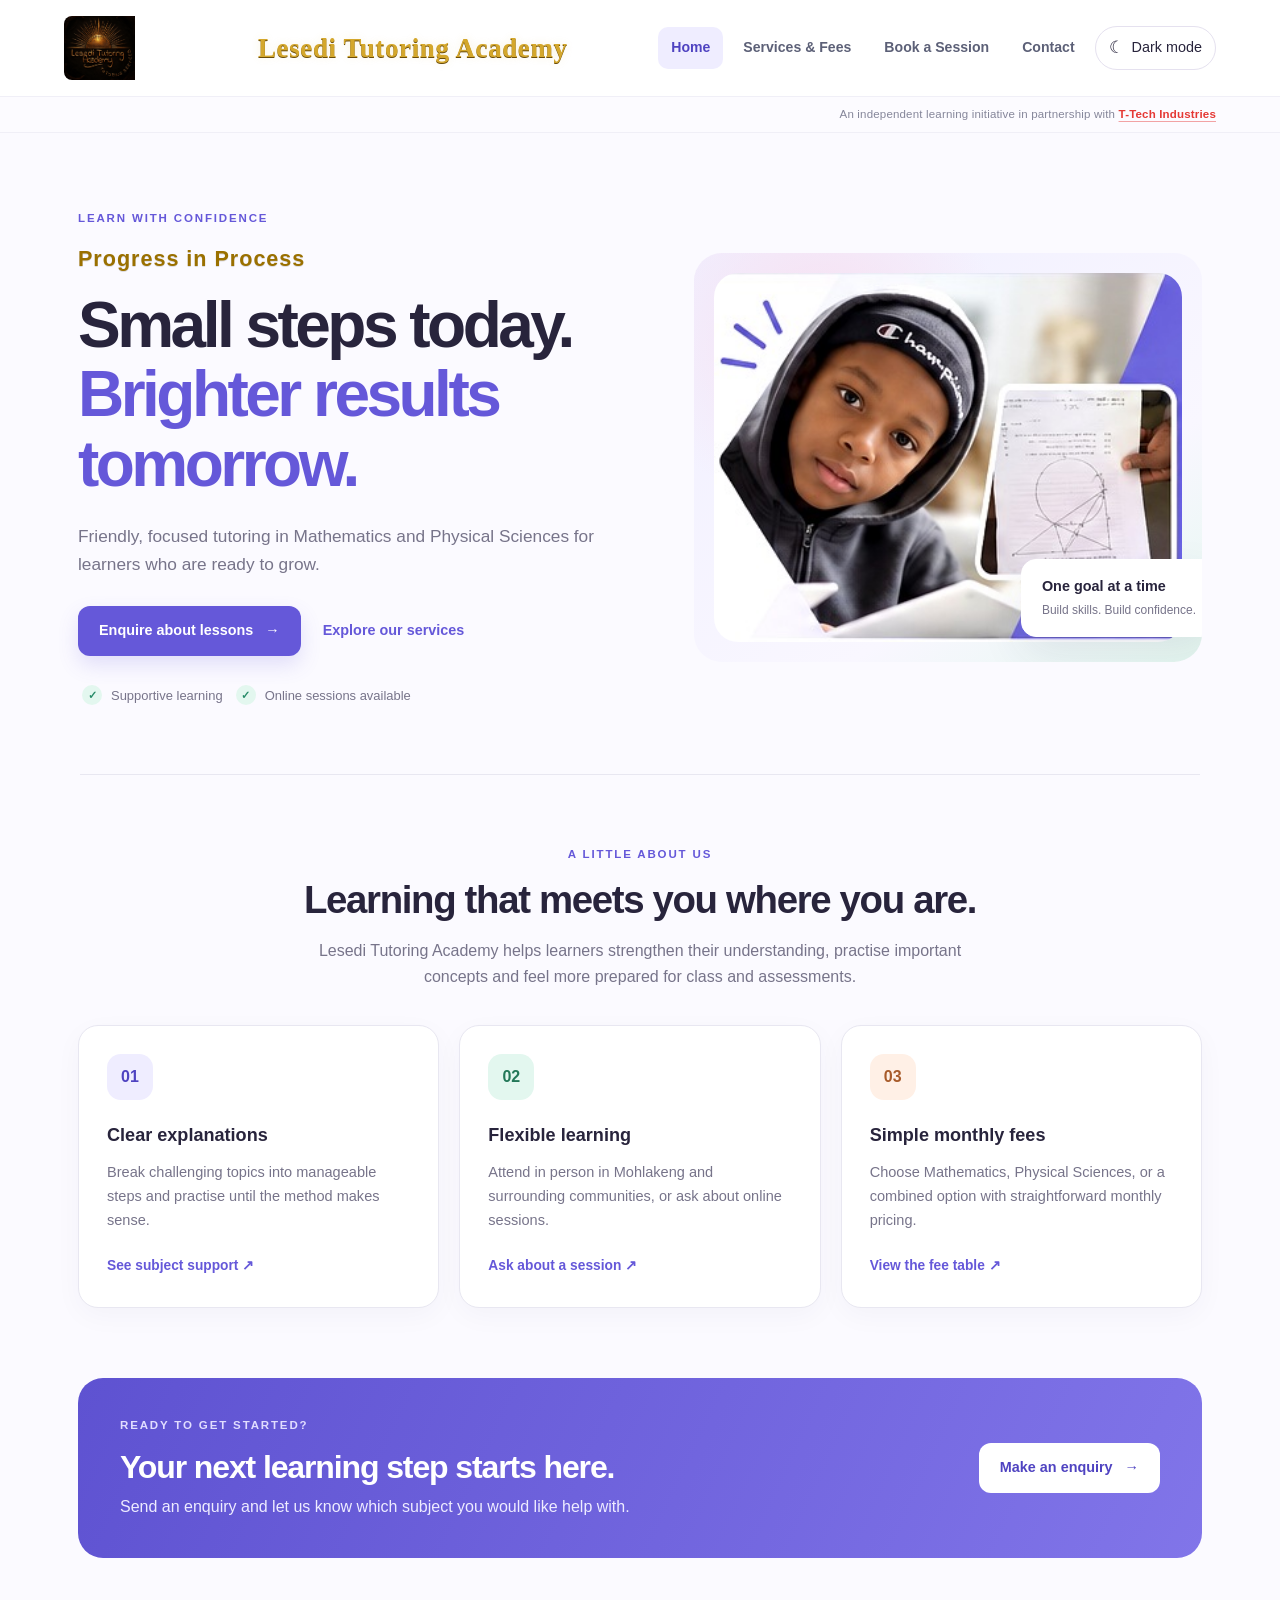
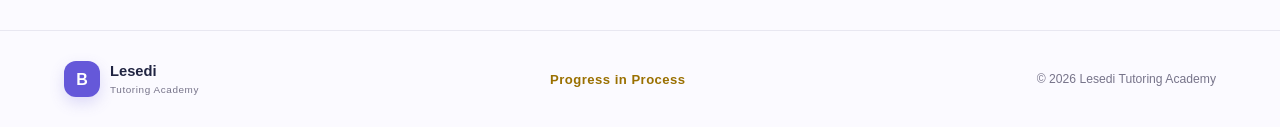
<file: index.html>
<!DOCTYPE html>
<html lang="en">
<head>
  <meta charset="utf-8">
  <meta name="viewport" content="width=device-width, initial-scale=1">
  <title>Lesedi Tutoring | Home</title>
  <link rel="stylesheet" href="styles.css">
</head>
<body>
  <header class="site-header">
    <a class="brand logo-brand" href="index.html" aria-label="Lesedi Tutoring Academy home"><img src="lesedi-logo.png" alt="Lesedi Tutoring Academy — Tutoring Services logo"></a>
    <a class="header-site-name" href="index.html" aria-label="Lesedi Tutoring Academy home">Lesedi Tutoring Academy</a>
    <nav aria-label="Main navigation">
      <a class="active" href="index.html">Home</a>
      <a href="services.html">Services & Fees</a>
      <a href="booking.html">Book a Session</a>
      <a href="contact.html">Contact</a>
    <button class="theme-toggle" type="button" aria-label="Switch to dark mode" aria-pressed="false"><span class="theme-icon" aria-hidden="true">☾</span><span class="theme-label">Dark mode</span></button>
    </nav>
  </header>

  <div class="partnership-note">An independent learning initiative in partnership with <strong>T-Tech Industries</strong></div>

  <main>
    <section class="hero">
      <div class="hero-copy">
        <p class="eyebrow">LEARN WITH CONFIDENCE</p>
        <p class="site-slogan">Progress in Process</p>
        <h1>Small steps today.<br><span>Brighter results tomorrow.</span></h1>
        <p class="lead">Friendly, focused tutoring in Mathematics and Physical Sciences for learners who are ready to grow.</p>
        <div class="hero-actions">
          <a class="button button-primary" href="booking.html">Enquire about lessons <span aria-hidden="true">→</span></a>
          <a class="text-link" href="services.html">Explore our services</a>
        </div>
        <div class="trust-row"><span class="trust-icon">✓</span> Supportive learning <span class="trust-icon">✓</span> Online sessions available</div>
      </div>
      <div class="hero-art">
        <img src="lesedi-learner-study.jpg" alt="Learner studying Mathematics with a geometry worksheet, representing Lesedi Tutoring Academy’s focused tutoring support">
        <div class="floating-note"><strong>One goal at a time</strong><span>Build skills. Build confidence.</span></div>
      </div>
    </section>

    <hr class="soft-rule">

    <section class="section-pad" aria-labelledby="about-heading">
      <div class="section-heading">
        <p class="eyebrow">A LITTLE ABOUT US</p>
        <h2 id="about-heading">Learning that meets you where you are.</h2>
        <p>Lesedi Tutoring Academy helps learners strengthen their understanding, practise important concepts and feel more prepared for class and assessments.</p>
      </div>
      <div class="feature-grid">
        <article class="feature-card">
          <div class="feature-icon lavender">01</div>
          <h3>Clear explanations</h3>
          <p>Break challenging topics into manageable steps and practise until the method makes sense.</p>
          <a href="services.html">See subject support <span aria-hidden="true">↗</span></a>
        </article>
        <article class="feature-card">
          <div class="feature-icon mint">02</div>
          <h3>Flexible learning</h3>
          <p>Attend in person in Mohlakeng and surrounding communities, or ask about online sessions.</p>
          <a href="booking.html">Ask about a session <span aria-hidden="true">↗</span></a>
        </article>
        <article class="feature-card">
          <div class="feature-icon peach">03</div>
          <h3>Simple monthly fees</h3>
          <p>Choose Mathematics, Physical Sciences, or a combined option with straightforward monthly pricing.</p>
          <a href="services.html#fees">View the fee table <span aria-hidden="true">↗</span></a>
        </article>
      </div>
    </section>

    <section class="callout section-pad">
      <div><p class="eyebrow">READY TO GET STARTED?</p><h2>Your next learning step starts here.</h2><p>Send an enquiry and let us know which subject you would like help with.</p></div>
      <a class="button button-light" href="booking.html">Make an enquiry <span aria-hidden="true">→</span></a>
    </section>
  </main>

  <footer class="site-footer"><a class="brand footer-brand" href="index.html"><span class="brand-mark">B</span><span>Lesedi <small>Tutoring Academy</small></span></a><p>Progress in Process</p><p class="copyright">© 2026 Lesedi Tutoring Academy</p></footer>

<script>
(function () {
  const key = 'lesedi-theme';
  const root = document.documentElement;
  const button = document.querySelector('.theme-toggle');
  function applyTheme(theme) {
    root.dataset.theme = theme;
    if (button) {
      const dark = theme === 'dark';
      button.setAttribute('aria-pressed', String(dark));
      button.setAttribute('aria-label', dark ? 'Switch to light mode' : 'Switch to dark mode');
      const icon = button.querySelector('.theme-icon');
      const label = button.querySelector('.theme-label');
      if (icon) icon.textContent = dark ? '☀' : '☾';
      if (label) label.textContent = dark ? 'Light mode' : 'Dark mode';
    }
  }
  let saved = null;
  try { saved = localStorage.getItem(key); } catch (e) {}
  applyTheme(saved === 'dark' ? 'dark' : 'light');
  if (button) button.addEventListener('click', function () {
    const next = root.dataset.theme === 'dark' ? 'light' : 'dark';
    applyTheme(next);
    try { localStorage.setItem(key, next); } catch (e) {}
  });
})();
</script>

</body>
</html>
</file>
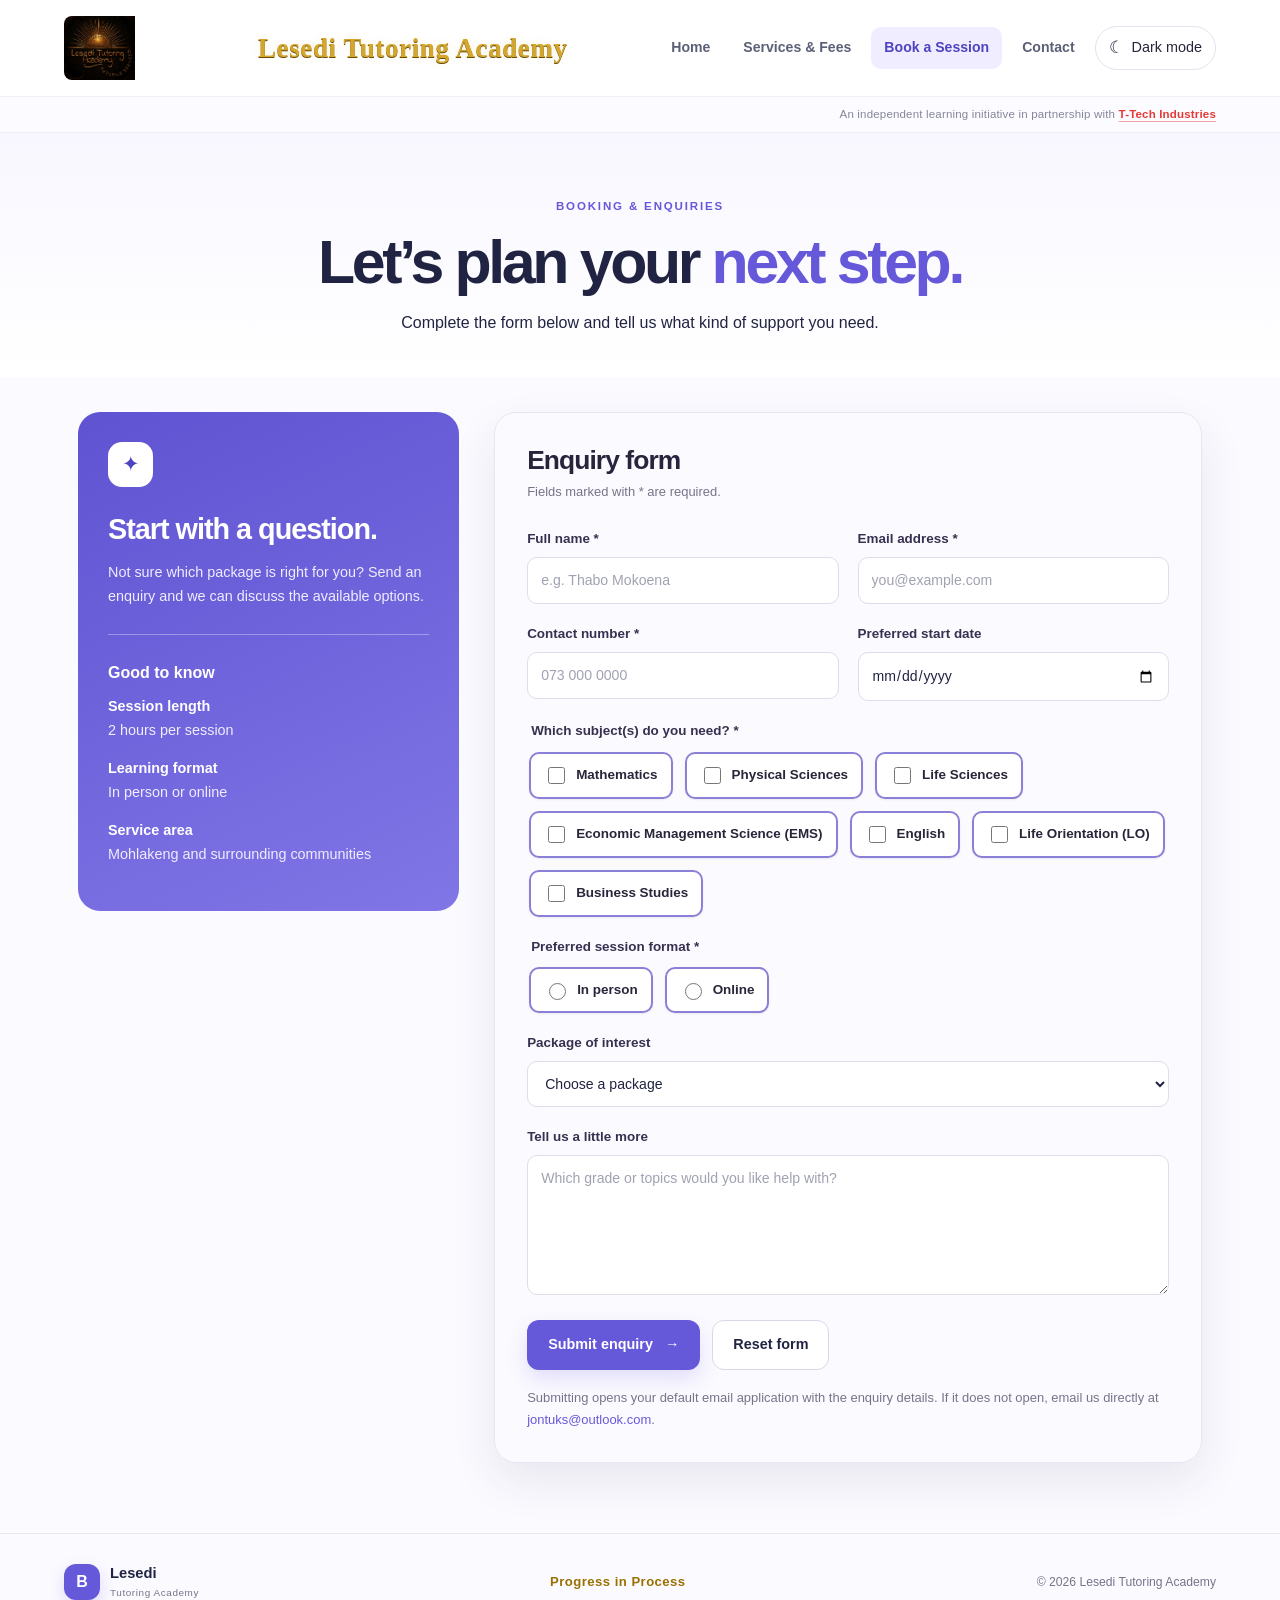
<file: booking.html>
<!DOCTYPE html>
<html lang="en">
<head>
  <meta charset="utf-8">
  <meta name="viewport" content="width=device-width, initial-scale=1">
  <title>Book a Session | Lesedi Tutoring</title>
  <link rel="stylesheet" href="styles.css">
</head>
<body>
  <header class="site-header">
    <a class="brand logo-brand" href="index.html" aria-label="Lesedi Tutoring Academy home"><img src="lesedi-logo.png" alt="Lesedi Tutoring Academy — Tutoring Services logo"></a>
    <a class="header-site-name" href="index.html" aria-label="Lesedi Tutoring Academy home">Lesedi Tutoring Academy</a>
    <nav aria-label="Main navigation">
      <a href="index.html">Home</a>
      <a href="services.html">Services & Fees</a>
      <a class="active" href="booking.html">Book a Session</a>
      <a href="contact.html">Contact</a>
    <button class="theme-toggle" type="button" aria-label="Switch to dark mode" aria-pressed="false"><span class="theme-icon" aria-hidden="true">☾</span><span class="theme-label">Dark mode</span></button>
    </nav>
  </header>

  <div class="partnership-note">An independent learning initiative in partnership with <strong>T-Tech Industries</strong></div>

  <main>
    <section class="page-banner compact-banner">
      <p class="eyebrow">BOOKING & ENQUIRIES</p>
      <h1>Let’s plan your <span>next step.</span></h1>
      <p>Complete the form below and tell us what kind of support you need.</p>
    </section>

    <section class="booking-layout section-pad">
      <aside class="booking-aside">
        <div class="aside-icon">✦</div>
        <h2>Start with a question.</h2>
        <p>Not sure which package is right for you? Send an enquiry and we can discuss the available options.</p>
        <hr>
        <h3>Good to know</h3>
        <p><strong>Session length</strong><br>2 hours per session</p>
        <p><strong>Learning format</strong><br>In person or online</p>
        <p><strong>Service area</strong><br>Mohlakeng and surrounding communities</p>
      </aside>

      <form class="enquiry-form" action="mailto:jontuks@outlook.com" method="post" enctype="text/plain">
        <div class="form-heading"><h2>Enquiry form</h2><p>Fields marked with * are required.</p></div>
        <div class="form-grid">
          <div class="form-field"><label for="full-name">Full name *</label><input id="full-name" name="Full name" type="text" placeholder="e.g. Thabo Mokoena" autocomplete="name" required></div>
          <div class="form-field"><label for="email">Email address *</label><input id="email" name="Email" type="email" placeholder="you@example.com" autocomplete="email" required></div>
          <div class="form-field"><label for="phone">Contact number *</label><input id="phone" name="Contact number" type="tel" placeholder="073 000 0000" autocomplete="tel" required></div>
          <div class="form-field"><label for="start-date">Preferred start date</label><input id="start-date" name="Preferred start date" type="date"></div>
          <fieldset class="form-field full-width"><legend>Which subject(s) do you need? *</legend><div class="choice-row"><label class="choice"><input type="checkbox" name="Subjects" value="Mathematics"> Mathematics</label><label class="choice"><input type="checkbox" name="Subjects" value="Physical Sciences"> Physical Sciences</label><label class="choice"><input type="checkbox" name="Subjects" value="Life Sciences"> Life Sciences</label><label class="choice"><input type="checkbox" name="Subjects" value="Economic Management Science (EMS)"> Economic Management Science (EMS)</label><label class="choice"><input type="checkbox" name="Subjects" value="English"> English</label><label class="choice"><input type="checkbox" name="Subjects" value="Life Orientation (LO)"> Life Orientation (LO)</label><label class="choice"><input type="checkbox" name="Subjects" value="Business Studies"> Business Studies</label></div></fieldset>
          <fieldset class="form-field full-width"><legend>Preferred session format *</legend><div class="choice-row"><label class="choice"><input type="radio" name="Format" value="In person" required> In person</label><label class="choice"><input type="radio" name="Format" value="Online"> Online</label></div></fieldset>
          <div class="form-field full-width"><label for="package">Package of interest</label><select id="package" name="Package"><option value="">Choose a package</option><option>Mathematics — R300/month</option><option>Physical Sciences — R300/month</option><option>Mathematics and Physical Sciences — R400/month</option><option>Life Sciences — R400/month</option><option>Economic Management Science (EMS) — R400/month</option><option>English — R400/month</option><option>Life Orientation (LO) — R400/month</option><option>Business Studies — R400/month</option><option>Not sure yet — please advise</option></select></div>
          <div class="form-field full-width"><label for="message">Tell us a little more</label><textarea id="message" name="Message" rows="5" placeholder="Which grade or topics would you like help with?"></textarea></div>
        </div>
        <div class="form-actions"><button class="button button-primary" type="submit">Submit enquiry <span aria-hidden="true">→</span></button><button class="button button-outline" type="reset">Reset form</button></div>
        <p class="form-note">Submitting opens your default email application with the enquiry details. If it does not open, email us directly at <a href="mailto:jontuks@outlook.com">jontuks@outlook.com</a>.</p>
      </form>
    </section>
  </main>

  <footer class="site-footer"><a class="brand footer-brand" href="index.html"><span class="brand-mark">B</span><span>Lesedi <small>Tutoring Academy</small></span></a><p>Progress in Process</p><p class="copyright">© 2026 Lesedi Tutoring Academy</p></footer>

<script>
(function () {
  const key = 'lesedi-theme';
  const root = document.documentElement;
  const button = document.querySelector('.theme-toggle');
  function applyTheme(theme) {
    root.dataset.theme = theme;
    if (button) {
      const dark = theme === 'dark';
      button.setAttribute('aria-pressed', String(dark));
      button.setAttribute('aria-label', dark ? 'Switch to light mode' : 'Switch to dark mode');
      const icon = button.querySelector('.theme-icon');
      const label = button.querySelector('.theme-label');
      if (icon) icon.textContent = dark ? '☀' : '☾';
      if (label) label.textContent = dark ? 'Light mode' : 'Dark mode';
    }
  }
  let saved = null;
  try { saved = localStorage.getItem(key); } catch (e) {}
  applyTheme(saved === 'dark' ? 'dark' : 'light');
  if (button) button.addEventListener('click', function () {
    const next = root.dataset.theme === 'dark' ? 'light' : 'dark';
    applyTheme(next);
    try { localStorage.setItem(key, next); } catch (e) {}
  });
})();
</script>

</body>
</html>
</file>
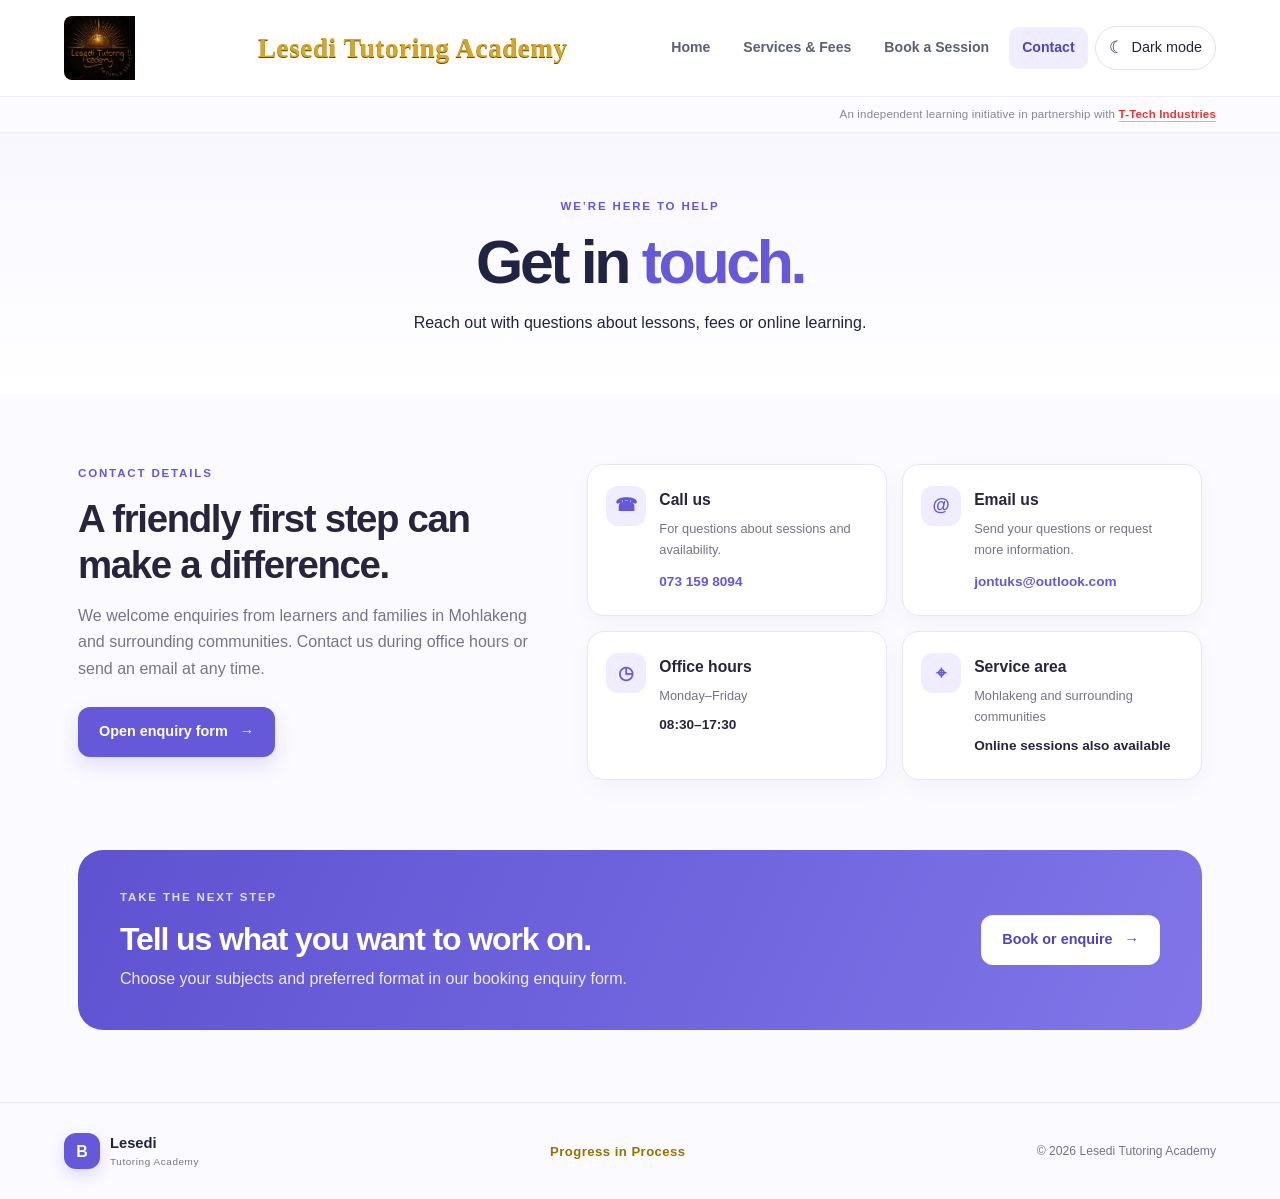
<file: contact.html>
<!DOCTYPE html>
<html lang="en">
<head>
  <meta charset="utf-8">
  <meta name="viewport" content="width=device-width, initial-scale=1">
  <title>Contact Us | Lesedi Tutoring</title>
  <link rel="stylesheet" href="styles.css">
</head>
<body>
  <header class="site-header">
    <a class="brand logo-brand" href="index.html" aria-label="Lesedi Tutoring Academy home"><img src="lesedi-logo.png" alt="Lesedi Tutoring Academy — Tutoring Services logo"></a>
    <a class="header-site-name" href="index.html" aria-label="Lesedi Tutoring Academy home">Lesedi Tutoring Academy</a>
    <nav aria-label="Main navigation">
      <a href="index.html">Home</a>
      <a href="services.html">Services & Fees</a>
      <a href="booking.html">Book a Session</a>
      <a class="active" href="contact.html">Contact</a>
    <button class="theme-toggle" type="button" aria-label="Switch to dark mode" aria-pressed="false"><span class="theme-icon" aria-hidden="true">☾</span><span class="theme-label">Dark mode</span></button>
    </nav>
  </header>

  <div class="partnership-note">An independent learning initiative in partnership with <strong>T-Tech Industries</strong></div>

  <main>
    <section class="page-banner">
      <p class="eyebrow">WE’RE HERE TO HELP</p>
      <h1>Get in <span>touch.</span></h1>
      <p>Reach out with questions about lessons, fees or online learning.</p>
    </section>

    <section class="contact-layout section-pad">
      <div class="contact-intro">
        <p class="eyebrow">CONTACT DETAILS</p>
        <h2>A friendly first step can make a difference.</h2>
        <p>We welcome enquiries from learners and families in Mohlakeng and surrounding communities. Contact us during office hours or send an email at any time.</p>
        <a class="button button-primary" href="booking.html">Open enquiry form <span aria-hidden="true">→</span></a>
      </div>
      <div class="contact-cards">
        <article class="contact-card"><div class="contact-icon">☎</div><div><h3>Call us</h3><p>For questions about sessions and availability.</p><a href="tel:+27731598094">073 159 8094</a></div></article>
        <article class="contact-card"><div class="contact-icon">@</div><div><h3>Email us</h3><p>Send your questions or request more information.</p><a href="mailto:jontuks@outlook.com">jontuks@outlook.com</a></div></article>
        <article class="contact-card"><div class="contact-icon">◷</div><div><h3>Office hours</h3><p>Monday–Friday</p><strong>08:30–17:30</strong></div></article>
        <article class="contact-card"><div class="contact-icon">⌖</div><div><h3>Service area</h3><p>Mohlakeng and surrounding communities</p><strong>Online sessions also available</strong></div></article>
      </div>
    </section>

    <section class="contact-bottom section-pad">
      <div><p class="eyebrow">TAKE THE NEXT STEP</p><h2>Tell us what you want to work on.</h2><p>Choose your subjects and preferred format in our booking enquiry form.</p></div>
      <a class="button button-light" href="booking.html">Book or enquire <span aria-hidden="true">→</span></a>
    </section>
  </main>

  <footer class="site-footer"><a class="brand footer-brand" href="index.html"><span class="brand-mark">B</span><span>Lesedi <small>Tutoring Academy</small></span></a><p>Progress in Process</p><p class="copyright">© 2026 Lesedi Tutoring Academy</p></footer>

<script>
(function () {
  const key = 'lesedi-theme';
  const root = document.documentElement;
  const button = document.querySelector('.theme-toggle');
  function applyTheme(theme) {
    root.dataset.theme = theme;
    if (button) {
      const dark = theme === 'dark';
      button.setAttribute('aria-pressed', String(dark));
      button.setAttribute('aria-label', dark ? 'Switch to light mode' : 'Switch to dark mode');
      const icon = button.querySelector('.theme-icon');
      const label = button.querySelector('.theme-label');
      if (icon) icon.textContent = dark ? '☀' : '☾';
      if (label) label.textContent = dark ? 'Light mode' : 'Dark mode';
    }
  }
  let saved = null;
  try { saved = localStorage.getItem(key); } catch (e) {}
  applyTheme(saved === 'dark' ? 'dark' : 'light');
  if (button) button.addEventListener('click', function () {
    const next = root.dataset.theme === 'dark' ? 'light' : 'dark';
    applyTheme(next);
    try { localStorage.setItem(key, next); } catch (e) {}
  });
})();
</script>

</body>
</html>
</file>
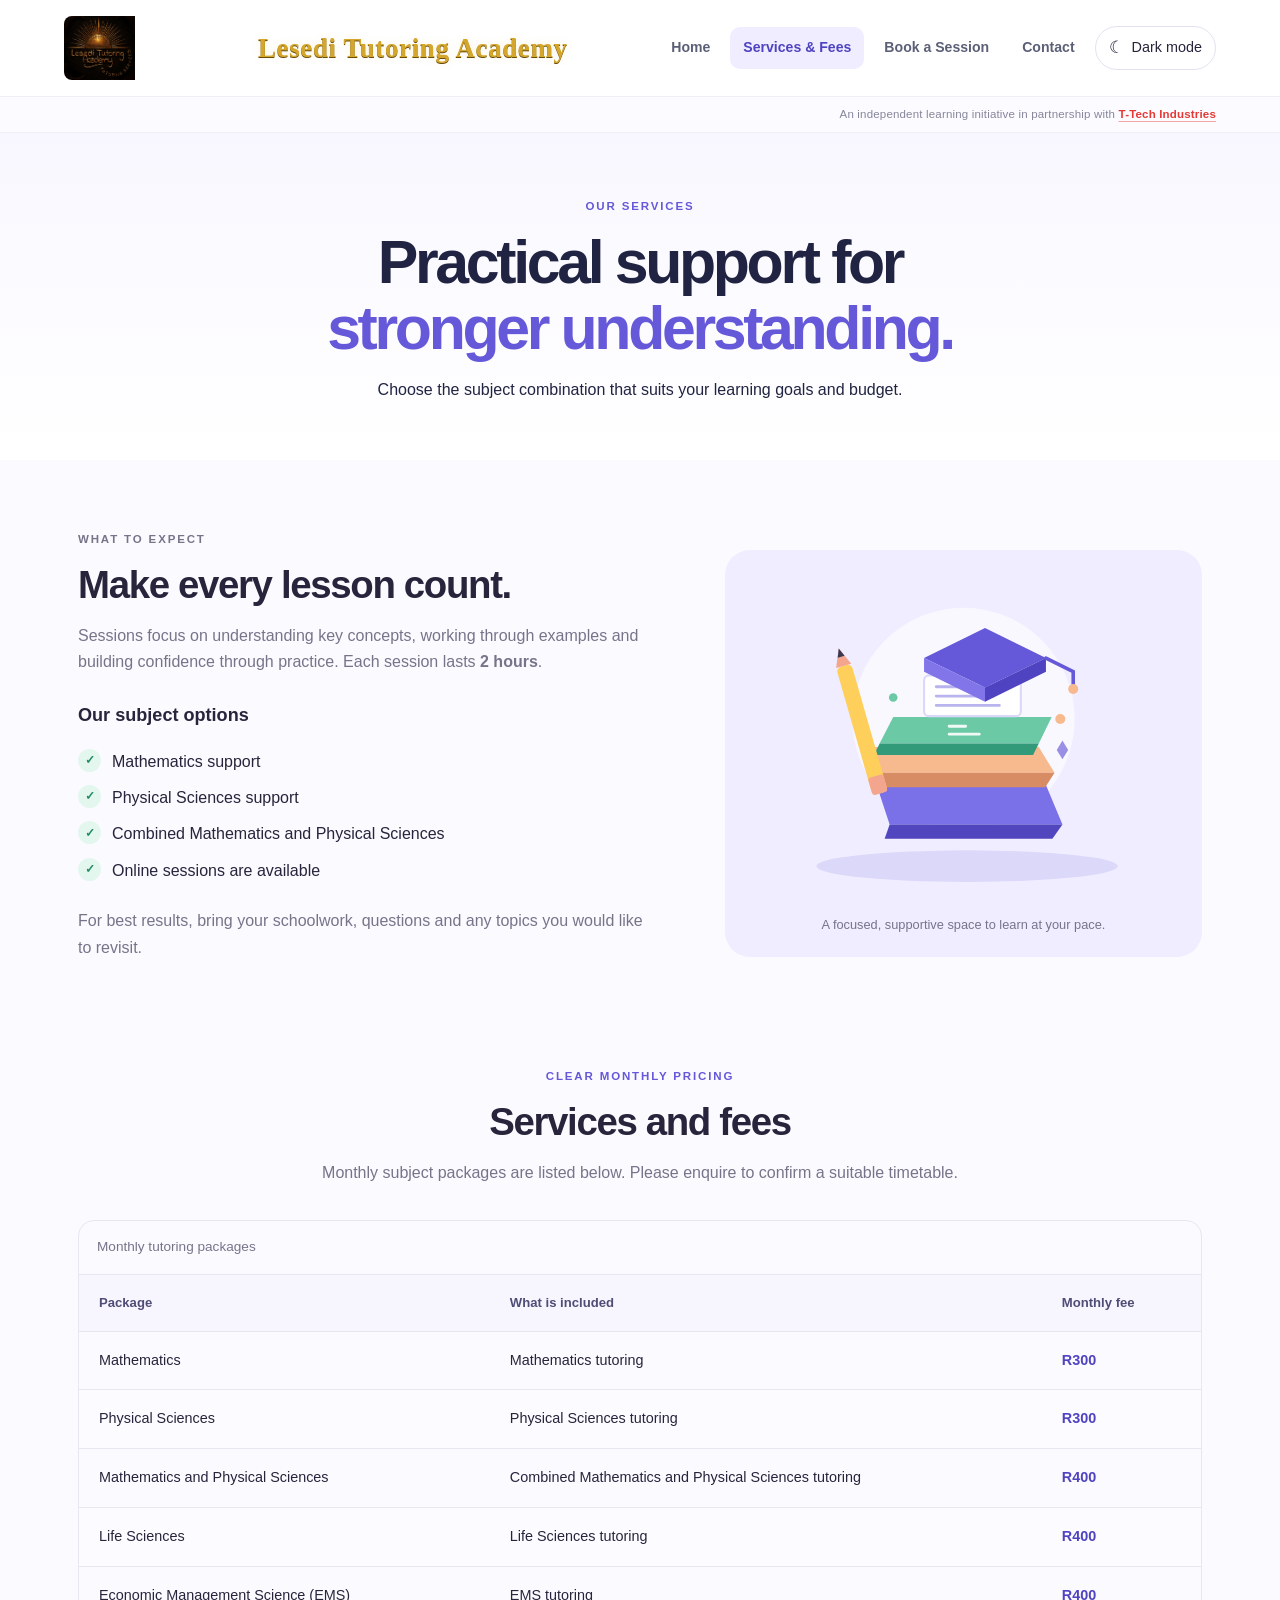
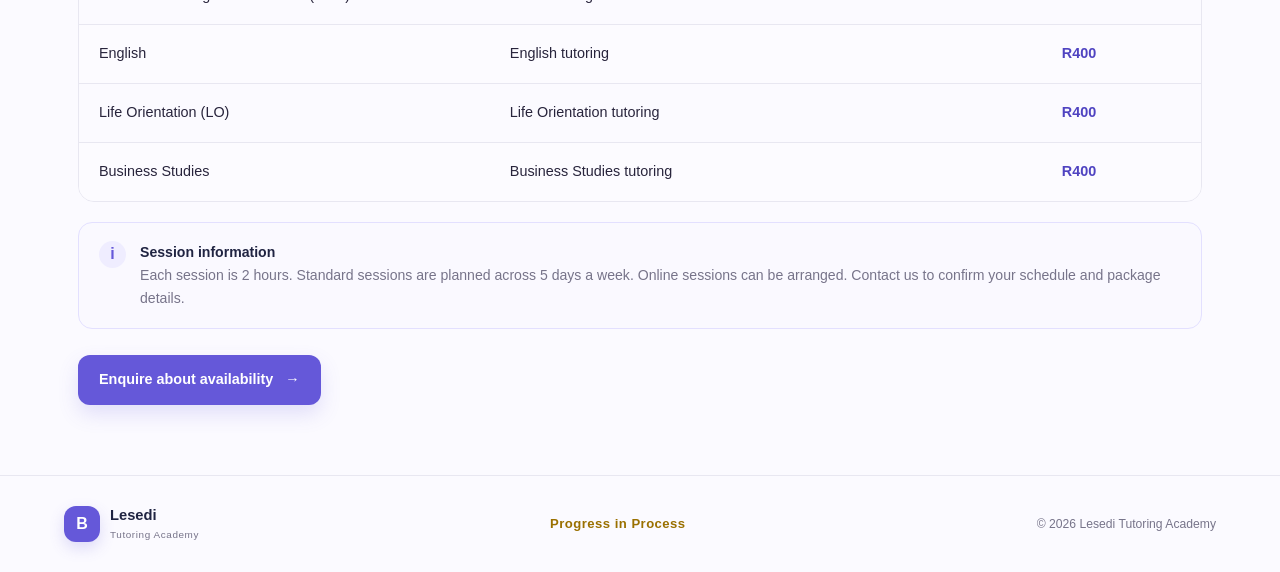
<file: services.html>
<!DOCTYPE html>
<html lang="en">
<head>
  <meta charset="utf-8">
  <meta name="viewport" content="width=device-width, initial-scale=1">
  <title>Services & Fees | Lesedi Tutoring</title>
  <link rel="stylesheet" href="styles.css">
</head>
<body>
  <header class="site-header">
    <a class="brand logo-brand" href="index.html" aria-label="Lesedi Tutoring Academy home"><img src="lesedi-logo.png" alt="Lesedi Tutoring Academy — Tutoring Services logo"></a>
    <a class="header-site-name" href="index.html" aria-label="Lesedi Tutoring Academy home">Lesedi Tutoring Academy</a>
    <nav aria-label="Main navigation">
      <a href="index.html">Home</a>
      <a class="active" href="services.html">Services & Fees</a>
      <a href="booking.html">Book a Session</a>
      <a href="contact.html">Contact</a>
    <button class="theme-toggle" type="button" aria-label="Switch to dark mode" aria-pressed="false"><span class="theme-icon" aria-hidden="true">☾</span><span class="theme-label">Dark mode</span></button>
    </nav>
  </header>

  <div class="partnership-note">An independent learning initiative in partnership with <strong>T-Tech Industries</strong></div>

  <main>
    <section class="page-banner">
      <p class="eyebrow">OUR SERVICES</p>
      <h1>Practical support for<br><span>stronger understanding.</span></h1>
      <p>Choose the subject combination that suits your learning goals and budget.</p>
    </section>

    <section class="content-layout section-pad">
      <div class="service-copy">
        <p class="eyebrow">WHAT TO EXPECT</p>
        <h2>Make every lesson count.</h2>
        <p>Sessions focus on understanding key concepts, working through examples and building confidence through practice. Each session lasts <strong>2 hours</strong>.</p>
        <h3>Our subject options</h3>
        <ul class="check-list">
          <li><span>✓</span> Mathematics support</li>
          <li><span>✓</span> Physical Sciences support</li>
          <li><span>✓</span> Combined Mathematics and Physical Sciences</li>
          <li><span>✓</span> Online sessions are available</li>
        </ul>
        <p>For best results, bring your schoolwork, questions and any topics you would like to revisit.</p>
      </div>
      <figure class="service-image">
        <img src="study-illustration.svg" alt="Books and school supplies symbolising Mathematics and Physical Sciences tutoring">
        <figcaption>A focused, supportive space to learn at your pace.</figcaption>
      </figure>
    </section>

    <section id="fees" class="section-pad fees-section">
      <div class="section-heading">
        <p class="eyebrow">CLEAR MONTHLY PRICING</p>
        <h2>Services and fees</h2>
        <p>Monthly subject packages are listed below. Please enquire to confirm a suitable timetable.</p>
      </div>
      <div class="table-wrap">
        <table>
          <caption>Monthly tutoring packages</caption>
          <thead><tr><th scope="col">Package</th><th scope="col">What is included</th><th scope="col">Monthly fee</th></tr></thead>
          <tbody>
            <tr><td>Mathematics</td><td>Mathematics tutoring</td><td class="price">R300</td></tr>
            <tr><td>Physical Sciences</td><td>Physical Sciences tutoring</td><td class="price">R300</td></tr>
            <tr><td>Mathematics and Physical Sciences</td><td>Combined Mathematics and Physical Sciences tutoring</td><td class="price">R400</td></tr>
            <tr><td>Life Sciences</td><td>Life Sciences tutoring</td><td class="price">R400</td></tr>
            <tr><td>Economic Management Science (EMS)</td><td>EMS tutoring</td><td class="price">R400</td></tr>
            <tr><td>English</td><td>English tutoring</td><td class="price">R400</td></tr>
            <tr><td>Life Orientation (LO)</td><td>Life Orientation tutoring</td><td class="price">R400</td></tr>
            <tr><td>Business Studies</td><td>Business Studies tutoring</td><td class="price">R400</td></tr>
          </tbody>
        </table>
      </div>
      <div class="note-card"><span class="note-symbol">i</span><p><strong>Session information</strong><br>Each session is 2 hours. Standard sessions are planned across 5 days a week. Online sessions can be arranged. Contact us to confirm your schedule and package details.</p></div>
      <a class="button button-primary" href="booking.html">Enquire about availability <span aria-hidden="true">→</span></a>
    </section>
  </main>

  <footer class="site-footer"><a class="brand footer-brand" href="index.html"><span class="brand-mark">B</span><span>Lesedi <small>Tutoring Academy</small></span></a><p>Progress in Process</p><p class="copyright">© 2026 Lesedi Tutoring Academy</p></footer>

<script>
(function () {
  const key = 'lesedi-theme';
  const root = document.documentElement;
  const button = document.querySelector('.theme-toggle');
  function applyTheme(theme) {
    root.dataset.theme = theme;
    if (button) {
      const dark = theme === 'dark';
      button.setAttribute('aria-pressed', String(dark));
      button.setAttribute('aria-label', dark ? 'Switch to light mode' : 'Switch to dark mode');
      const icon = button.querySelector('.theme-icon');
      const label = button.querySelector('.theme-label');
      if (icon) icon.textContent = dark ? '☀' : '☾';
      if (label) label.textContent = dark ? 'Light mode' : 'Dark mode';
    }
  }
  let saved = null;
  try { saved = localStorage.getItem(key); } catch (e) {}
  applyTheme(saved === 'dark' ? 'dark' : 'light');
  if (button) button.addEventListener('click', function () {
    const next = root.dataset.theme === 'dark' ? 'light' : 'dark';
    applyTheme(next);
    try { localStorage.setItem(key, next); } catch (e) {}
  });
})();
</script>

</body>
</html>
</file>
<file: styles.css>
:root {
  --ink: #202442;
  --muted: #696d82;
  --purple: #6558d9;
  --purple-dark: #4f43c1;
  --lavender: #efedff;
  --mint: #e3f7ef;
  --peach: #fff0e6;
  --paper: #fbfaff;
  --line: #e8e7f1;
  --white: #ffffff;
  --shadow: 0 18px 45px rgba(42, 39, 91, .09);
}
* { box-sizing: border-box; }
html { scroll-behavior: smooth; }
body { margin: 0; color: var(--ink); background: var(--white); font-family: Inter, "Segoe UI", Arial, sans-serif; line-height: 1.65; }
a { color: var(--purple); text-decoration: none; }
a:hover { color: var(--purple-dark); }
a:focus-visible, button:focus-visible, input:focus-visible, select:focus-visible, textarea:focus-visible { outline: 3px solid #a9a1ff; outline-offset: 3px; }
.site-header { min-height: 86px; padding: 16px max(5vw, calc((100vw - 1180px)/2)); display: flex; align-items: center; justify-content: space-between; gap: 24px; border-bottom: 1px solid #f0eff7; background: rgba(255,255,255,.96); }
.brand { display: inline-flex; align-items: center; gap: 10px; color: var(--ink); font-weight: 800; font-size: 1.03rem; line-height: 1.2; white-space: nowrap; }
.brand:hover { color: var(--ink); }
.brand small { display: block; margin-top: 4px; color: var(--muted); font-size: .69rem; font-weight: 500; letter-spacing: .06em; }
.brand-mark { display: grid; place-items: center; width: 42px; height: 42px; color: white; background: var(--purple); border-radius: 14px; font-size: 1.25rem; box-shadow: 0 6px 15px #6558d933; }

/* Decorative academy name in the header */
.header-site-name {
  display: inline-block; flex: 0 1 auto; margin-right: auto;
  color: #d4a72c; font-family: "Magik", "Magic Retro", "URW Chancery L", "Apple Chancery", fantasy, cursive;
  font-size: clamp(1.2rem, 2.1vw, 1.85rem); font-weight: 800; line-height: 1.15;
  letter-spacing: .025em; text-shadow: 0 1px 0 #6b4c08, 0 0 10px rgba(212,167,44,.16);
}
.header-site-name:hover { color: #f0c64f; }
@media (max-width: 900px) { .site-header { flex-wrap: wrap; } .header-site-name { margin-right: 0; } }
@media (max-width: 560px) { .header-site-name { font-size: 1.12rem; } }

nav { display: flex; align-items: center; flex-wrap: wrap; gap: 7px; }
nav a { color: #5c6077; padding: 9px 13px; border-radius: 10px; font-size: .88rem; font-weight: 650; transition: background .2s, color .2s; }
nav a:hover, nav a.active { background: var(--lavender); color: var(--purple-dark); }
main { overflow: hidden; }
.hero { max-width: 1180px; margin: 0 auto; padding: 76px 28px 68px; display: grid; grid-template-columns: 1.05fr .95fr; align-items: center; gap: 55px; }
.eyebrow { margin: 0 0 13px; color: var(--purple); font-size: .72rem; font-weight: 850; letter-spacing: .16em; }
h1, h2, h3, p { margin-top: 0; }
h1 { margin-bottom: 22px; font-size: clamp(2.5rem, 5vw, 4.25rem); line-height: 1.09; letter-spacing: -.055em; }
h1 span, .page-banner h1 span { color: var(--purple); }
h2 { margin-bottom: 15px; font-size: clamp(1.7rem, 3vw, 2.45rem); line-height: 1.2; letter-spacing: -.035em; }
h3 { margin-bottom: 9px; font-size: 1.13rem; }
.lead { max-width: 530px; margin-bottom: 27px; color: var(--muted); font-size: 1.08rem; }
.hero-actions { display: flex; align-items: center; flex-wrap: wrap; gap: 22px; }
.button { display: inline-flex; align-items: center; justify-content: center; gap: 12px; min-height: 48px; padding: 12px 20px; border: 1px solid transparent; border-radius: 12px; font: inherit; font-size: .9rem; font-weight: 750; cursor: pointer; transition: transform .2s, background .2s; }
.button:hover { transform: translateY(-2px); }
.button-primary { color: white; background: var(--purple); box-shadow: 0 9px 20px #6558d92b; }
.button-primary:hover { color: white; background: var(--purple-dark); }
.button-light { color: var(--purple-dark); background: white; }
.button-light:hover { color: var(--purple-dark); background: #f4f2ff; }
.button-outline { color: var(--ink); background: white; border-color: #d9d8e8; }
.text-link { font-weight: 750; font-size: .9rem; }
.trust-row { display: flex; align-items: center; flex-wrap: wrap; gap: 9px; margin-top: 29px; color: var(--muted); font-size: .81rem; }
.trust-icon { display: inline-grid; place-items: center; width: 20px; height: 20px; margin-left: 4px; border-radius: 50%; color: #258a67; background: var(--mint); font-size: .7rem; font-weight: 900; }
.hero-art { position: relative; padding: 20px; border-radius: 32px; background: radial-gradient(circle at 25% 20%, #f7dff0, transparent 36%), linear-gradient(145deg, #f0efff, #f9f7ff 68%, #e5f8f0); }
.hero-art img { display: block; width: 100%; max-height: 390px; object-fit: contain; }
.floating-note { position: absolute; right: -15px; bottom: 25px; display: flex; flex-direction: column; gap: 2px; padding: 15px 20px; border: 1px solid #ffffff; border-radius: 15px; background: white; box-shadow: var(--shadow); }
.floating-note strong { font-size: .9rem; }
.floating-note span { color: var(--muted); font-size: .75rem; }
.soft-rule { max-width: 1120px; height: 1px; margin: 0 auto; border: 0; background: var(--line); }
.section-pad { max-width: 1180px; margin: 0 auto; padding: 70px 28px; }
.section-heading { max-width: 690px; margin: 0 auto 34px; text-align: center; }
.section-heading > p:last-child { color: var(--muted); }
.feature-grid { display: grid; grid-template-columns: repeat(3, 1fr); gap: 20px; }
.feature-card { padding: 28px; border: 1px solid var(--line); border-radius: 20px; background: white; box-shadow: 0 8px 28px rgba(42,39,91,.035); }
.feature-icon { display: grid; place-items: center; width: 46px; height: 46px; margin-bottom: 21px; border-radius: 14px; color: var(--purple-dark); font-weight: 850; }
.lavender { background: var(--lavender); }.mint { background: var(--mint); color: #237858; }.peach { background: var(--peach); color: #a85b2a; }
.feature-card p { min-height: 78px; color: var(--muted); font-size: .91rem; }
.feature-card a { font-size: .86rem; font-weight: 800; }
.callout, .contact-bottom { max-width: 1124px; margin-bottom: 72px; padding: 38px 42px; display: flex; align-items: center; justify-content: space-between; gap: 25px; border-radius: 25px; color: white; background: linear-gradient(115deg, #5e52d1, #8175e9); }
.callout .eyebrow, .contact-bottom .eyebrow { color: #e1ddff; }
.callout h2, .contact-bottom h2 { margin-bottom: 8px; font-size: clamp(1.5rem, 3vw, 2rem); }
.callout p:last-child, .contact-bottom p:last-child { margin-bottom: 0; color: #eeecff; }
.site-footer { display: flex; align-items: center; justify-content: space-between; flex-wrap: wrap; gap: 20px; padding: 30px max(5vw, calc((100vw - 1180px)/2)); border-top: 1px solid var(--line); background: var(--paper); }
.site-footer > p { margin: 0; color: var(--muted); font-size: .82rem; }
.footer-brand .brand-mark { width: 36px; height: 36px; border-radius: 12px; font-size: 1rem; }
.footer-brand { font-size: .92rem; }
.footer-brand small { font-size: .62rem; }
.copyright { font-size: .76rem !important; }
.page-banner { padding: 64px 24px 57px; text-align: center; background: linear-gradient(180deg, #f8f7ff, white); }
.page-banner h1 { margin-bottom: 15px; font-size: clamp(2.45rem, 5vw, 3.8rem); }
.page-banner > p:last-child { max-width: 610px; margin: 0 auto; color: var(--muted); }
.compact-banner { padding-bottom: 40px; }
.content-layout { display: grid; grid-template-columns: 1fr .82fr; align-items: center; gap: 65px; }
.service-copy > p { color: var(--muted); }
.service-copy h3 { margin-top: 25px; }
.check-list { display: grid; gap: 10px; padding: 0; margin: 18px 0 24px; list-style: none; }
.check-list li { display: flex; align-items: flex-start; gap: 11px; }
.check-list li span { display: grid; flex: 0 0 23px; place-items: center; height: 23px; border-radius: 50%; color: #258a67; background: var(--mint); font-size: .76rem; font-weight: 900; }
.service-image { margin: 0; padding: 22px; border-radius: 25px; background: var(--lavender); }
.service-image img { display: block; width: 100%; max-height: 330px; object-fit: contain; }
.service-image figcaption { padding: 12px 5px 0; color: var(--muted); text-align: center; font-size: .8rem; }
.fees-section { padding-top: 20px; }
.table-wrap { overflow-x: auto; border: 1px solid var(--line); border-radius: 16px; }
table { width: 100%; border-collapse: collapse; text-align: left; }
caption { padding: 15px 18px; color: var(--muted); text-align: left; font-size: .85rem; }
th, td { padding: 17px 20px; border-top: 1px solid var(--line); }
th { color: #4f4c75; background: #f7f6ff; font-size: .82rem; }
td { font-size: .9rem; }
tbody tr:nth-child(even) { background: #fcfbff; }
.price { color: var(--purple-dark); font-weight: 850; white-space: nowrap; }
.note-card { display: flex; gap: 14px; align-items: flex-start; margin: 20px 0 26px; padding: 18px 20px; border: 1px solid #e3e0ff; border-radius: 14px; background: #faf9ff; }
.note-symbol { display: grid; flex: 0 0 27px; place-items: center; height: 27px; border-radius: 50%; color: var(--purple); background: var(--lavender); font-weight: 850; }
.note-card p { margin: 0; color: var(--muted); font-size: .88rem; }
.note-card strong { color: var(--ink); }
.booking-layout { display: grid; grid-template-columns: .7fr 1.3fr; align-items: start; gap: 35px; padding-top: 35px; }
.booking-aside { padding: 30px; border-radius: 22px; color: white; background: linear-gradient(155deg, #5f53d2, #8176e6); }
.aside-icon { display: grid; place-items: center; width: 45px; height: 45px; margin-bottom: 25px; border-radius: 14px; color: var(--purple-dark); background: white; font-size: 1.3rem; }
.booking-aside h2 { font-size: 1.8rem; }
.booking-aside p { color: #efedff; font-size: .9rem; }
.booking-aside hr { margin: 25px 0; border: 0; border-top: 1px solid #ffffff55; }
.booking-aside h3 { font-size: 1rem; }
.booking-aside p strong { color: white; }
.enquiry-form { padding: 32px; border: 1px solid var(--line); border-radius: 22px; box-shadow: var(--shadow); }
.form-heading { margin-bottom: 25px; }
.form-heading h2 { margin-bottom: 5px; font-size: 1.65rem; }
.form-heading p, .form-note { color: var(--muted); font-size: .81rem; }
.form-grid { display: grid; grid-template-columns: repeat(2, minmax(0, 1fr)); gap: 19px; }
.form-field { display: flex; flex-direction: column; gap: 7px; min-width: 0; }
.form-field label, .form-field legend { color: #373a56; font-size: .84rem; font-weight: 750; }
.form-field input:not([type="checkbox"]):not([type="radio"]), .form-field select, .form-field textarea { width: 100%; min-height: 46px; padding: 11px 13px; border: 1px solid #deddEB; border-radius: 10px; color: var(--ink); background: white; font: inherit; font-size: .88rem; }
.form-field textarea { resize: vertical; }
.form-field input::placeholder, .form-field textarea::placeholder { color: #a0a1b2; }
.form-field input:focus, .form-field select:focus, .form-field textarea:focus { border-color: var(--purple); }
fieldset.form-field { padding: 0; border: 0; }
fieldset legend { margin-bottom: 9px; }
.full-width { grid-column: 1 / -1; }
.choice-row { display: flex; flex-wrap: wrap; gap: 12px; }
.choice { display: inline-flex; align-items: center; gap: 8px; padding: 10px 13px; border: 1px solid var(--line); border-radius: 10px; background: #fdfcff; font-weight: 550 !important; cursor: pointer; }
.choice input { accent-color: var(--purple); }
.form-actions { display: flex; flex-wrap: wrap; gap: 12px; margin-top: 25px; }
.form-note { margin: 17px 0 0; }
.contact-layout { display: grid; grid-template-columns: .85fr 1.15fr; align-items: start; gap: 55px; }
.contact-intro > p:not(.eyebrow) { color: var(--muted); margin-bottom: 25px; }
.contact-cards { display: grid; grid-template-columns: repeat(2, minmax(0, 1fr)); gap: 15px; }
.contact-card { display: flex; gap: 13px; padding: 21px 18px; border: 1px solid var(--line); border-radius: 17px; background: white; box-shadow: 0 8px 24px rgba(42,39,91,.035); }
.contact-icon { display: grid; flex: 0 0 40px; place-items: center; width: 40px; height: 40px; border-radius: 12px; color: var(--purple); background: var(--lavender); font-size: 1.1rem; font-weight: 850; }
.contact-card h3 { margin: 1px 0 5px; font-size: .98rem; }
.contact-card p { margin-bottom: 8px; color: var(--muted); font-size: .8rem; }
.contact-card a, .contact-card strong { font-size: .85rem; font-weight: 800; overflow-wrap: anywhere; }
.contact-card strong { display: block; }
.contact-bottom { margin-top: 0; }
#fees { scroll-margin-top: 25px; }
@media (max-width: 850px) {
  .site-header { align-items: flex-start; flex-direction: column; padding: 17px 5vw; gap: 14px; }
  nav { width: 100%; gap: 3px; }
  nav a { padding: 8px 10px; font-size: .82rem; }
  .hero { grid-template-columns: 1fr; gap: 38px; padding-top: 55px; }
  .hero-art { max-width: 590px; width: 100%; margin: 0 auto; }
  .feature-grid { grid-template-columns: 1fr; }
  .feature-card p { min-height: 0; }
  .content-layout, .booking-layout, .contact-layout { grid-template-columns: 1fr; gap: 30px; }
  .service-image { max-width: 560px; width: 100%; margin: 0 auto; }
  .booking-aside { order: 2; }
  .callout, .contact-bottom { margin-left: 20px; margin-right: 20px; }
  .site-footer { padding: 28px 5vw; }
}
@media (max-width: 560px) {
  .hero { padding: 45px 20px; }
  .hero-actions { align-items: flex-start; flex-direction: column; gap: 15px; }
  .section-pad { padding: 48px 20px; }
  .page-banner { padding: 48px 20px 42px; }
  .floating-note { right: 5px; bottom: 10px; padding: 11px 13px; }
  .callout, .contact-bottom { align-items: flex-start; flex-direction: column; padding: 28px 24px; margin-bottom: 45px; }
  .contact-cards { grid-template-columns: 1fr; }
  .enquiry-form { padding: 22px 18px; }
  .form-grid { grid-template-columns: 1fr; }
  .full-width { grid-column: auto; }
  th, td { padding: 13px 12px; font-size: .82rem; }
  .site-footer { align-items: flex-start; flex-direction: column; gap: 12px; }
}


/* Subtle partnership attribution */
.partnership-note {
  padding: 8px 5vw;
  color: #85869a;
  background: #fcfbff;
  border-bottom: 1px solid #f0eff7;
  text-align: right;
  font-size: .72rem;
  letter-spacing: .015em;
}
.partnership-note strong {
  color: #e53935;
  font-weight: 800;
  text-decoration: underline; text-decoration-color: rgba(229,57,53,.45); text-underline-offset: 3px;
}
@media (max-width: 560px) {
  .partnership-note { text-align: left; padding: 8px 5vw; }
}


/* Website preview image on the home page */
.website-preview { padding: 12px; background: linear-gradient(145deg, #efedff, #f8f7ff 68%, #e3f7ef); }
.website-preview img { display: block; width: 100%; max-height: none; height: auto; object-fit: contain; border-radius: 17px; box-shadow: 0 14px 34px rgba(42, 39, 91, .14); }
@media (max-width: 850px) { .website-preview { max-width: 700px; } }


/* Lesedi Academy logo */
.logo-brand { display: inline-flex; align-items: center; flex: 0 0 auto; }
.logo-brand img { display: block; width: clamp(100px, 14vw, 170px); height: 64px; object-fit: contain; object-position: left center; border-radius: 8px; }
.theme-toggle {
  display: inline-flex; align-items: center; justify-content: center; gap: 8px;
  padding: 9px 13px; border: 1px solid var(--border, #ddd9eb); border-radius: 999px;
  background: var(--surface, #fff); color: var(--text, #29243f); font: inherit;
  font-size: .9rem; cursor: pointer; transition: background-color .2s, color .2s, border-color .2s;
}
.theme-toggle:hover { transform: translateY(-1px); }
.theme-icon { font-size: 1.05rem; line-height: 1; }
:root { color-scheme: light; --page-bg: #fbfaff; --surface: #ffffff; --text: #28243c; --muted: #77748a; --border: #e5e1ef; }
:root[data-theme="dark"] { color-scheme: dark; --page-bg: #14131a; --surface: #201e29; --text: #f2effa; --muted: #b8b3c9; --border: #393547; }
body { background-color: var(--page-bg); color: var(--text); transition: background-color .2s ease, color .2s ease; }
:root[data-theme="dark"] body,
:root[data-theme="dark"] main,
:root[data-theme="dark"] section { color: var(--text); }
:root[data-theme="dark"] header,
:root[data-theme="dark"] nav,
:root[data-theme="dark"] footer,
:root[data-theme="dark"] .card,
:root[data-theme="dark"] .service-card,
:root[data-theme="dark"] .feature-card,
:root[data-theme="dark"] .form-card,
:root[data-theme="dark"] .table-wrap,
:root[data-theme="dark"] .contact-card,
:root[data-theme="dark"] .price-card { background-color: var(--surface); color: var(--text); border-color: var(--border); }
:root[data-theme="dark"] p,
:root[data-theme="dark"] li,
:root[data-theme="dark"] label,
:root[data-theme="dark"] th,
:root[data-theme="dark"] td,
:root[data-theme="dark"] h1,
:root[data-theme="dark"] h2,
:root[data-theme="dark"] h3 { color: var(--text); }
:root[data-theme="dark"] input,
:root[data-theme="dark"] select,
:root[data-theme="dark"] textarea { background: #191720; color: #f2effa; border-color: var(--border); }
:root[data-theme="dark"] .partnership-note { background: #191720; color: #aaa5bb; border-color: var(--border); }
:root[data-theme="dark"] .partnership-note strong { color: #ff5b57; }
:root[data-theme="dark"] hr { border-color: var(--border); }
@media (max-width: 560px) {
  .logo-brand img { width: 100px; height: 48px; }
  .theme-toggle { padding: 8px 10px; font-size: .82rem; }
}

/* Home-page featured learner photo */
.hero-art img[src="lesedi-learner-study.jpg"] {
  display: block; width: 100%; height: 100%; min-height: 320px;
  object-fit: cover; object-position: center 38%; border-radius: 24px;
}
.hero-art:has(img[src="lesedi-learner-study.jpg"]) { overflow: hidden; border-radius: 28px; }
@media (max-width: 760px) {
  .hero-art img[src="lesedi-learner-study.jpg"] { min-height: 240px; }
}


/* Theme fixes: services banner, pricing table and session information */
:root[data-theme="dark"] .page-banner {
  background: linear-gradient(180deg, #201e29, #14131a);
  color: var(--text);
}
:root[data-theme="dark"] .page-banner h1,
:root[data-theme="dark"] .page-banner h1 span,
:root[data-theme="dark"] .page-banner .eyebrow,
:root[data-theme="dark"] .page-banner > p:last-child {
  color: var(--text);
}
:root[data-theme="dark"] .page-banner h1 span { color: #a79cff; }
:root[data-theme="dark"] table,
:root[data-theme="dark"] caption,
:root[data-theme="dark"] thead,
:root[data-theme="dark"] tbody,
:root[data-theme="dark"] tr,
:root[data-theme="dark"] th,
:root[data-theme="dark"] td {
  background-color: var(--surface);
  color: var(--text);
  border-color: var(--border);
}
:root[data-theme="dark"] th { background-color: #302b40; color: #f2effa; }
:root[data-theme="dark"] tbody tr:nth-child(even) { background-color: #252230; }
:root[data-theme="dark"] .price { color: #b9afff; }
:root[data-theme="dark"] .note-card {
  background-color: #201e29;
  color: var(--text);
  border-color: var(--border);
}
:root[data-theme="dark"] .note-card p,
:root[data-theme="dark"] .note-card strong,
:root[data-theme="dark"] .note-card li,
:root[data-theme="dark"] .note-card span { color: var(--text); }
:root[data-theme="light"] .page-banner {
  background: linear-gradient(180deg, #f8f7ff, #ffffff);
  color: #202442;
}
:root[data-theme="light"] .page-banner h1,
:root[data-theme="light"] .page-banner > p:last-child { color: #202442; }
:root[data-theme="light"] .page-banner h1 span { color: #6558d9; }


/* Improved contrast for form choices in both light and dark themes */
.choice {
  color: #29263a !important; background: #ffffff; border: 2px solid #8b80d8;
  box-shadow: 0 1px 2px rgba(20, 15, 50, .08); transition: background .15s ease, border-color .15s ease, color .15s ease;
}
.choice:hover { border-color: #5546c7; background: #f0edff; }
.choice:has(input:checked) { color: #30256f !important; background: #e8e3ff; border-color: #5546c7; font-weight: 750 !important; }
.choice input { width: 17px; height: 17px; flex: 0 0 17px; accent-color: #5546c7; }
.choice:focus-within { outline: 3px solid #d5a928; outline-offset: 2px; }
.form-field label, .form-field legend { color: #37304f; }
.site-slogan { margin: 0 0 14px; color: #d4a72c; font-size: clamp(1.05rem, 2vw, 1.35rem); font-weight: 850; letter-spacing: .045em; text-shadow: 0 1px 0 rgba(0,0,0,.12); }
.site-footer > p:first-of-type { color: #d4a72c; font-weight: 800; letter-spacing: .035em; }
:root[data-theme="dark"] .choice { color: #f7f4ff !important; background: #292634; border-color: #9286e8; }
:root[data-theme="dark"] .choice:hover { background: #39334f; border-color: #c1b8ff; }
:root[data-theme="dark"] .choice:has(input:checked) { color: #fff !important; background: #51458a; border-color: #e0b83f; }
:root[data-theme="dark"] .choice input { accent-color: #e0b83f; }
:root[data-theme="dark"] .form-field label,
:root[data-theme="dark"] .form-field legend { color: #f2effa; }
:root[data-theme="light"] .site-slogan,
:root[data-theme="light"] .site-footer > p:first-of-type { color: #9a7000; }
</file>
